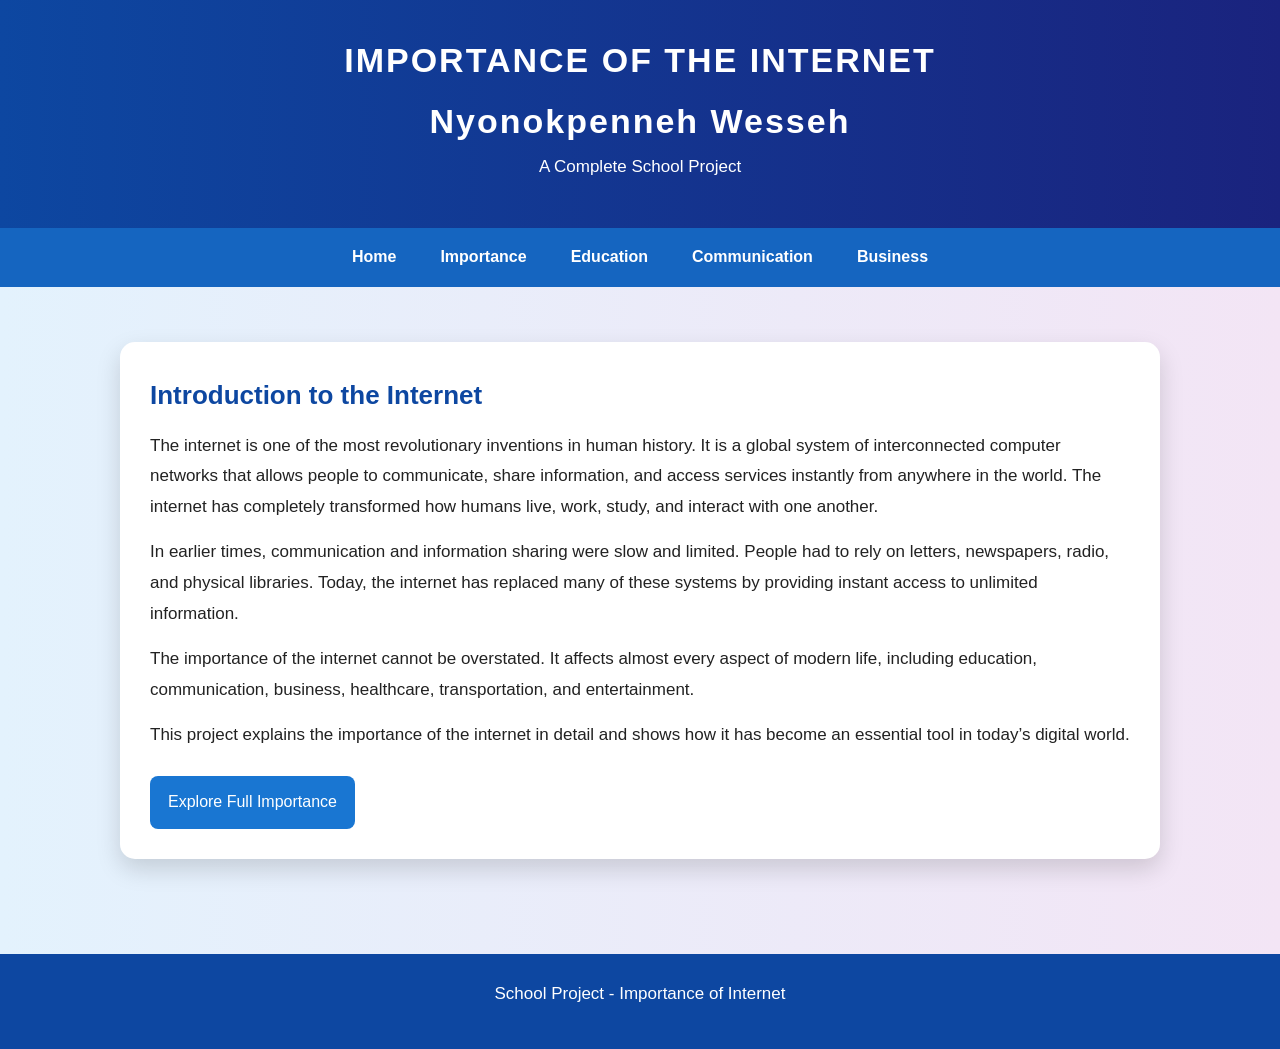
<file: index.html>
<!DOCTYPE html>
<html>
<head>
    <title>Importance of Internet - Home</title>
    <link rel="stylesheet" href="style.css">
</head>
<body>

<header>
    <h1>IMPORTANCE OF THE INTERNET</h1>
  <h1> Nyonokpenneh Wesseh</h1>
    <p>A Complete School Project</p>
</header>

<nav>
    <a href="index.html">Home</a>
    <a href="importance.html">Importance</a>
    <a href="education.html">Education</a>
    <a href="communication.html">Communication</a>
    <a href="business.html">Business</a>
</nav>

<div class="container">

    <div class="card">
        <h2>Introduction to the Internet</h2>
        <p>
            The internet is one of the most revolutionary inventions in human history. It is a global system of
            interconnected computer networks that allows people to communicate, share information, and access
            services instantly from anywhere in the world. The internet has completely transformed how humans live,
            work, study, and interact with one another.
        </p>

        <p>
            In earlier times, communication and information sharing were slow and limited. People had to rely on
            letters, newspapers, radio, and physical libraries. Today, the internet has replaced many of these
            systems by providing instant access to unlimited information.
        </p>

        <p>
            The importance of the internet cannot be overstated. It affects almost every aspect of modern life,
            including education, communication, business, healthcare, transportation, and entertainment.
        </p>

        <p>
            This project explains the importance of the internet in detail and shows how it has become an essential
            tool in today’s digital world.
        </p>

        <a class="btn" href="importance.html">Explore Full Importance</a>
    </div>

</div>

<footer>
    <p>School Project - Importance of Internet</p>
</footer>

</body>
</html>
</file>
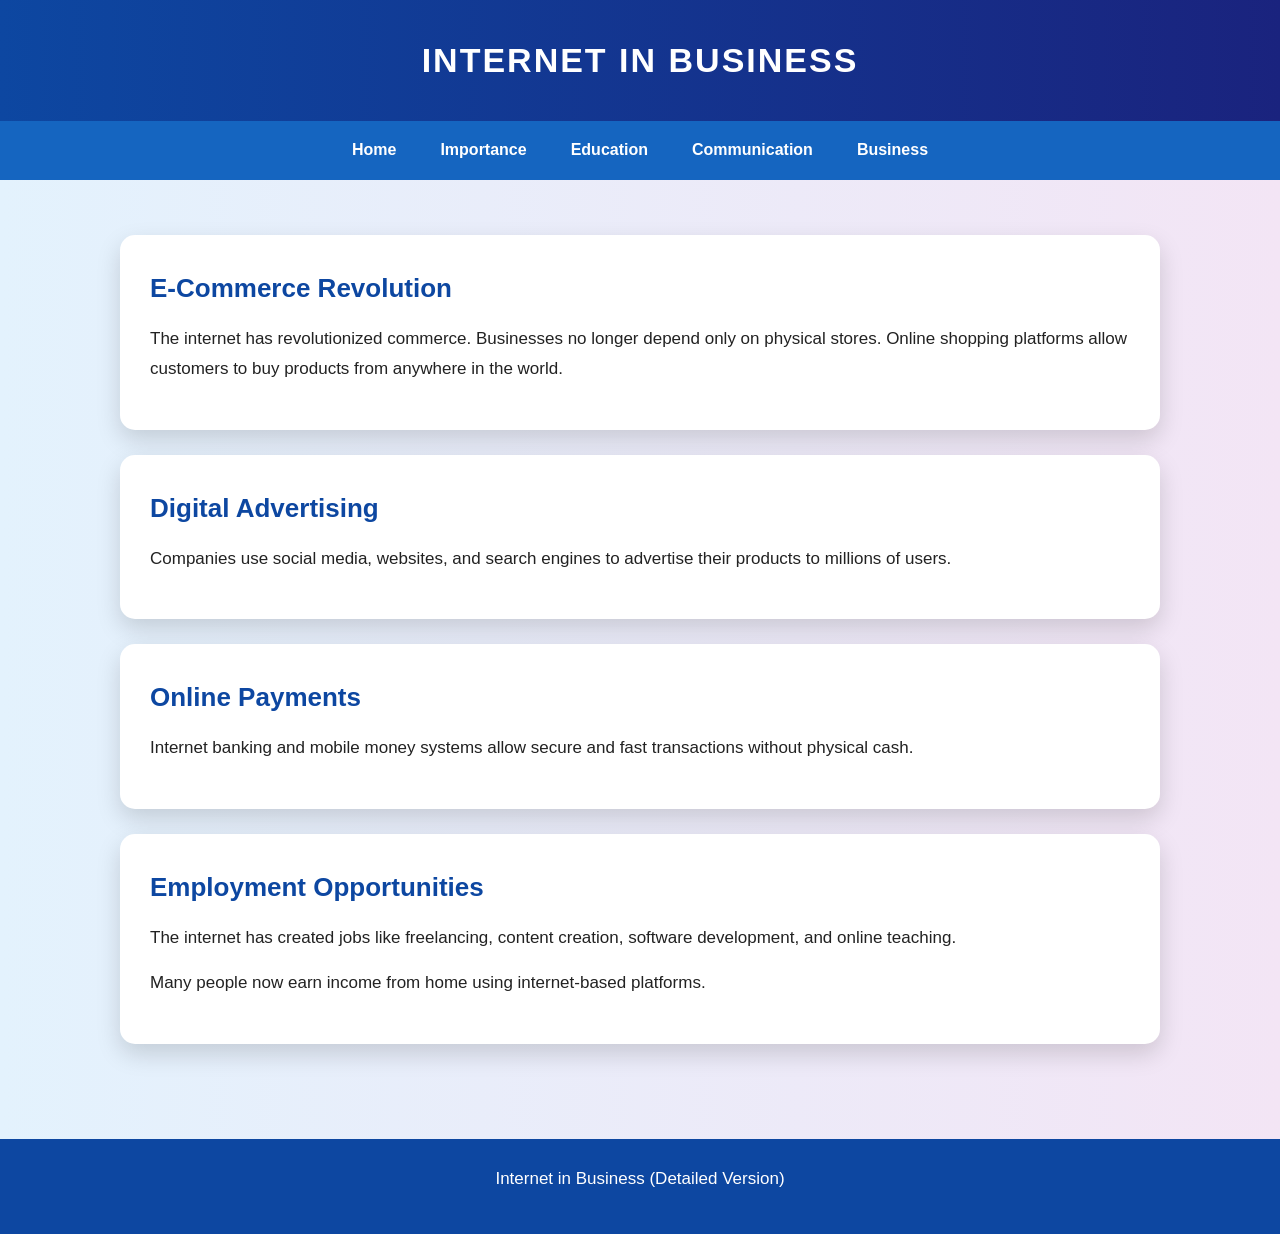
<file: business.html>
<!DOCTYPE html>
<html>
<head>
    <title>Internet in Business</title>
    <link rel="stylesheet" href="style.css">
</head>
<body>

<header>
    <h1>INTERNET IN BUSINESS</h1>
</header>

<nav>
    <a href="index.html">Home</a>
    <a href="importance.html">Importance</a>
    <a href="education.html">Education</a>
    <a href="communication.html">Communication</a>
    <a href="business.html">Business</a>
</nav>

<div class="container">

    <div class="card">
        <h2>E-Commerce Revolution</h2>
        <p>
            The internet has revolutionized commerce. Businesses no longer depend only on physical stores.
            Online shopping platforms allow customers to buy products from anywhere in the world.
        </p>
    </div>

    <div class="card">
        <h2>Digital Advertising</h2>
        <p>
            Companies use social media, websites, and search engines to advertise their products to millions of users.
        </p>
    </div>

    <div class="card">
        <h2>Online Payments</h2>
        <p>
            Internet banking and mobile money systems allow secure and fast transactions without physical cash.
        </p>
    </div>

    <div class="card">
        <h2>Employment Opportunities</h2>
        <p>
            The internet has created jobs like freelancing, content creation, software development, and online teaching.
        </p>
        <p>
            Many people now earn income from home using internet-based platforms.
        </p>
    </div>

</div>

<footer>
    <p>Internet in Business (Detailed Version)</p>
</footer>

</body>
</html>
</file>
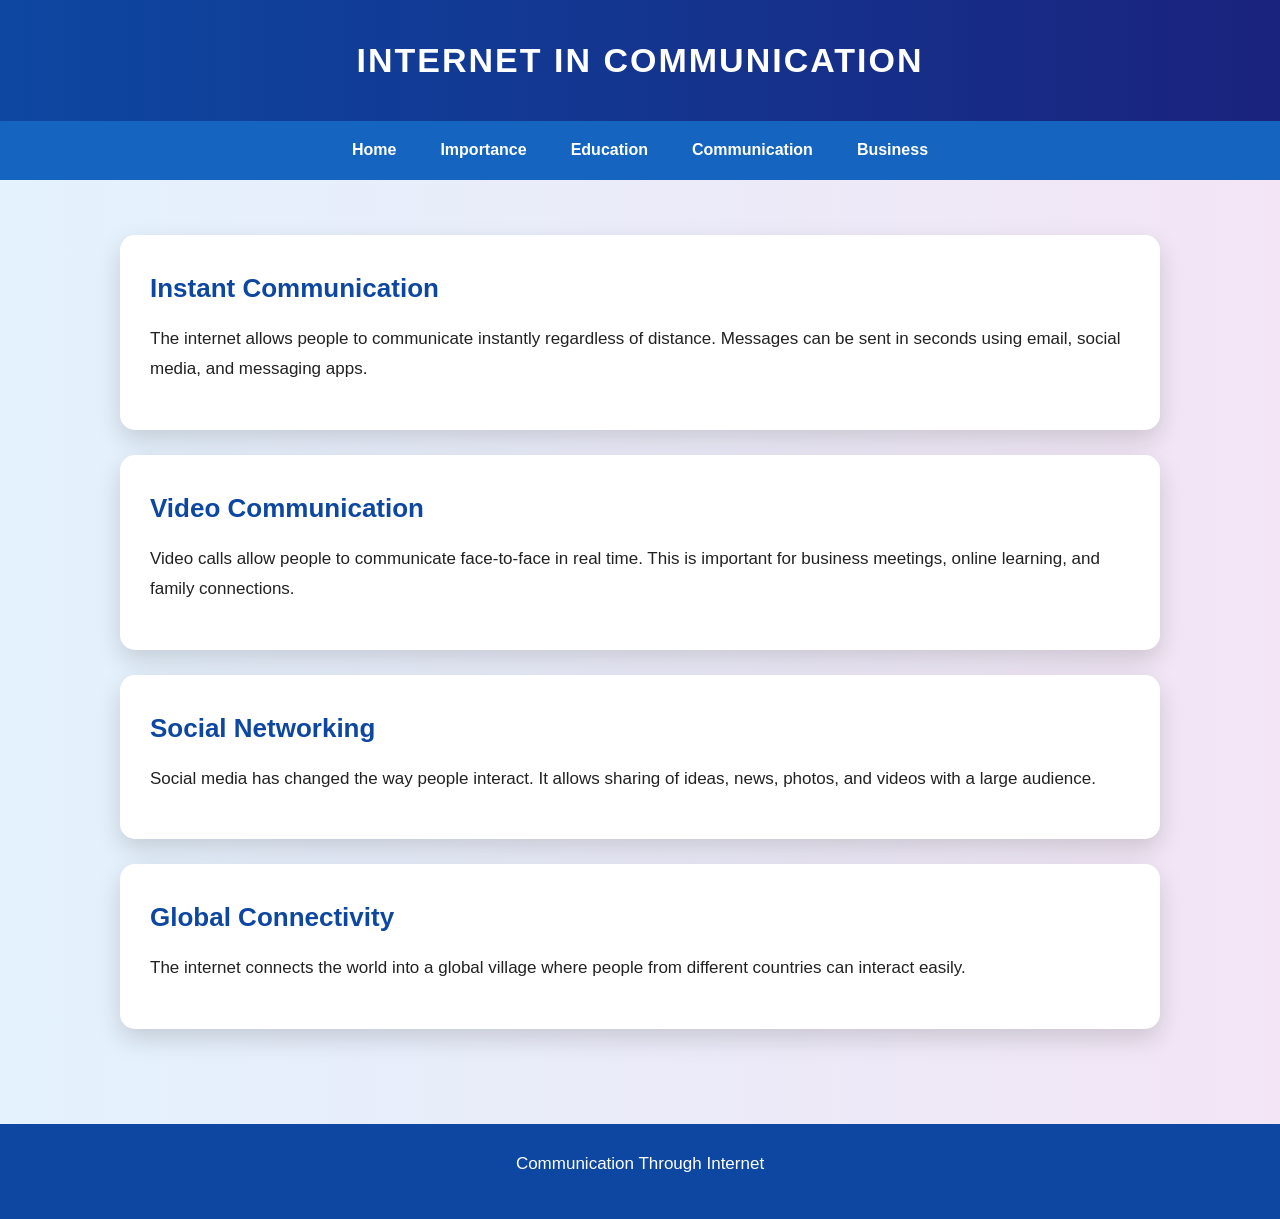
<file: communication.html>
<!DOCTYPE html>
<html>
<head>
    <title>Internet in Communication</title>
    <link rel="stylesheet" href="style.css">
</head>
<body>

<header>
    <h1>INTERNET IN COMMUNICATION</h1>
</header>

<nav>
    <a href="index.html">Home</a>
    <a href="importance.html">Importance</a>
    <a href="education.html">Education</a>
    <a href="communication.html">Communication</a>
    <a href="business.html">Business</a>
</nav>

<div class="container">

    <div class="card">
        <h2>Instant Communication</h2>
        <p>
            The internet allows people to communicate instantly regardless of distance. Messages can be sent in
            seconds using email, social media, and messaging apps.
        </p>
    </div>

    <div class="card">
        <h2>Video Communication</h2>
        <p>
            Video calls allow people to communicate face-to-face in real time. This is important for business meetings,
            online learning, and family connections.
        </p>
    </div>

    <div class="card">
        <h2>Social Networking</h2>
        <p>
            Social media has changed the way people interact. It allows sharing of ideas, news, photos, and videos
            with a large audience.
        </p>
    </div>

    <div class="card">
        <h2>Global Connectivity</h2>
        <p>
            The internet connects the world into a global village where people from different countries can interact
            easily.
        </p>
    </div>

</div>

<footer>
    <p>Communication Through Internet</p>
</footer>

</body>
</html>
</file>
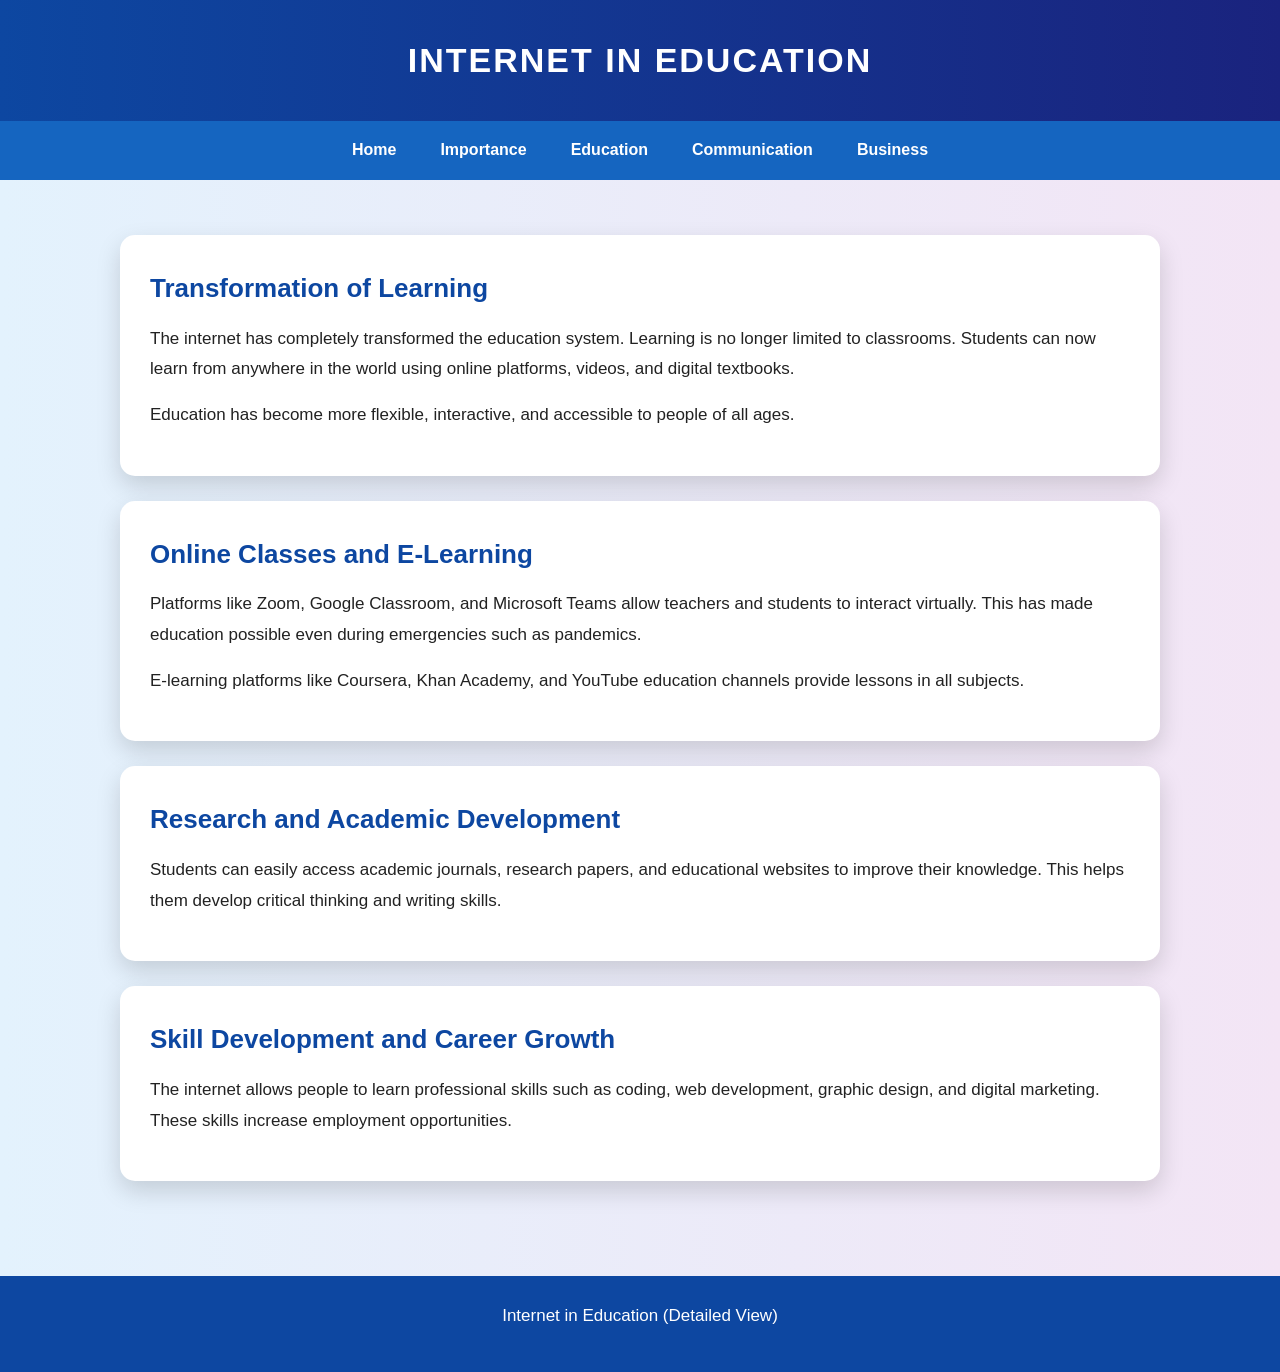
<file: education.html>
<!DOCTYPE html>
<html>
<head>
    <title>Internet in Education</title>
    <link rel="stylesheet" href="style.css">
</head>
<body>

<header>
    <h1>INTERNET IN EDUCATION</h1>
</header>

<nav>
    <a href="index.html">Home</a>
    <a href="importance.html">Importance</a>
    <a href="education.html">Education</a>
    <a href="communication.html">Communication</a>
    <a href="business.html">Business</a>
</nav>

<div class="container">

    <div class="card">
        <h2>Transformation of Learning</h2>
        <p>
            The internet has completely transformed the education system. Learning is no longer limited to classrooms.
            Students can now learn from anywhere in the world using online platforms, videos, and digital textbooks.
        </p>
        <p>
            Education has become more flexible, interactive, and accessible to people of all ages.
        </p>
    </div>

    <div class="card">
        <h2>Online Classes and E-Learning</h2>
        <p>
            Platforms like Zoom, Google Classroom, and Microsoft Teams allow teachers and students to interact
            virtually. This has made education possible even during emergencies such as pandemics.
        </p>
        <p>
            E-learning platforms like Coursera, Khan Academy, and YouTube education channels provide lessons in all
            subjects.
        </p>
    </div>

    <div class="card">
        <h2>Research and Academic Development</h2>
        <p>
            Students can easily access academic journals, research papers, and educational websites to improve their
            knowledge. This helps them develop critical thinking and writing skills.
        </p>
    </div>

    <div class="card">
        <h2>Skill Development and Career Growth</h2>
        <p>
            The internet allows people to learn professional skills such as coding, web development, graphic design,
            and digital marketing. These skills increase employment opportunities.
        </p>
    </div>

</div>

<footer>
    <p>Internet in Education (Detailed View)</p>
</footer>

</body>
</html>
</file>
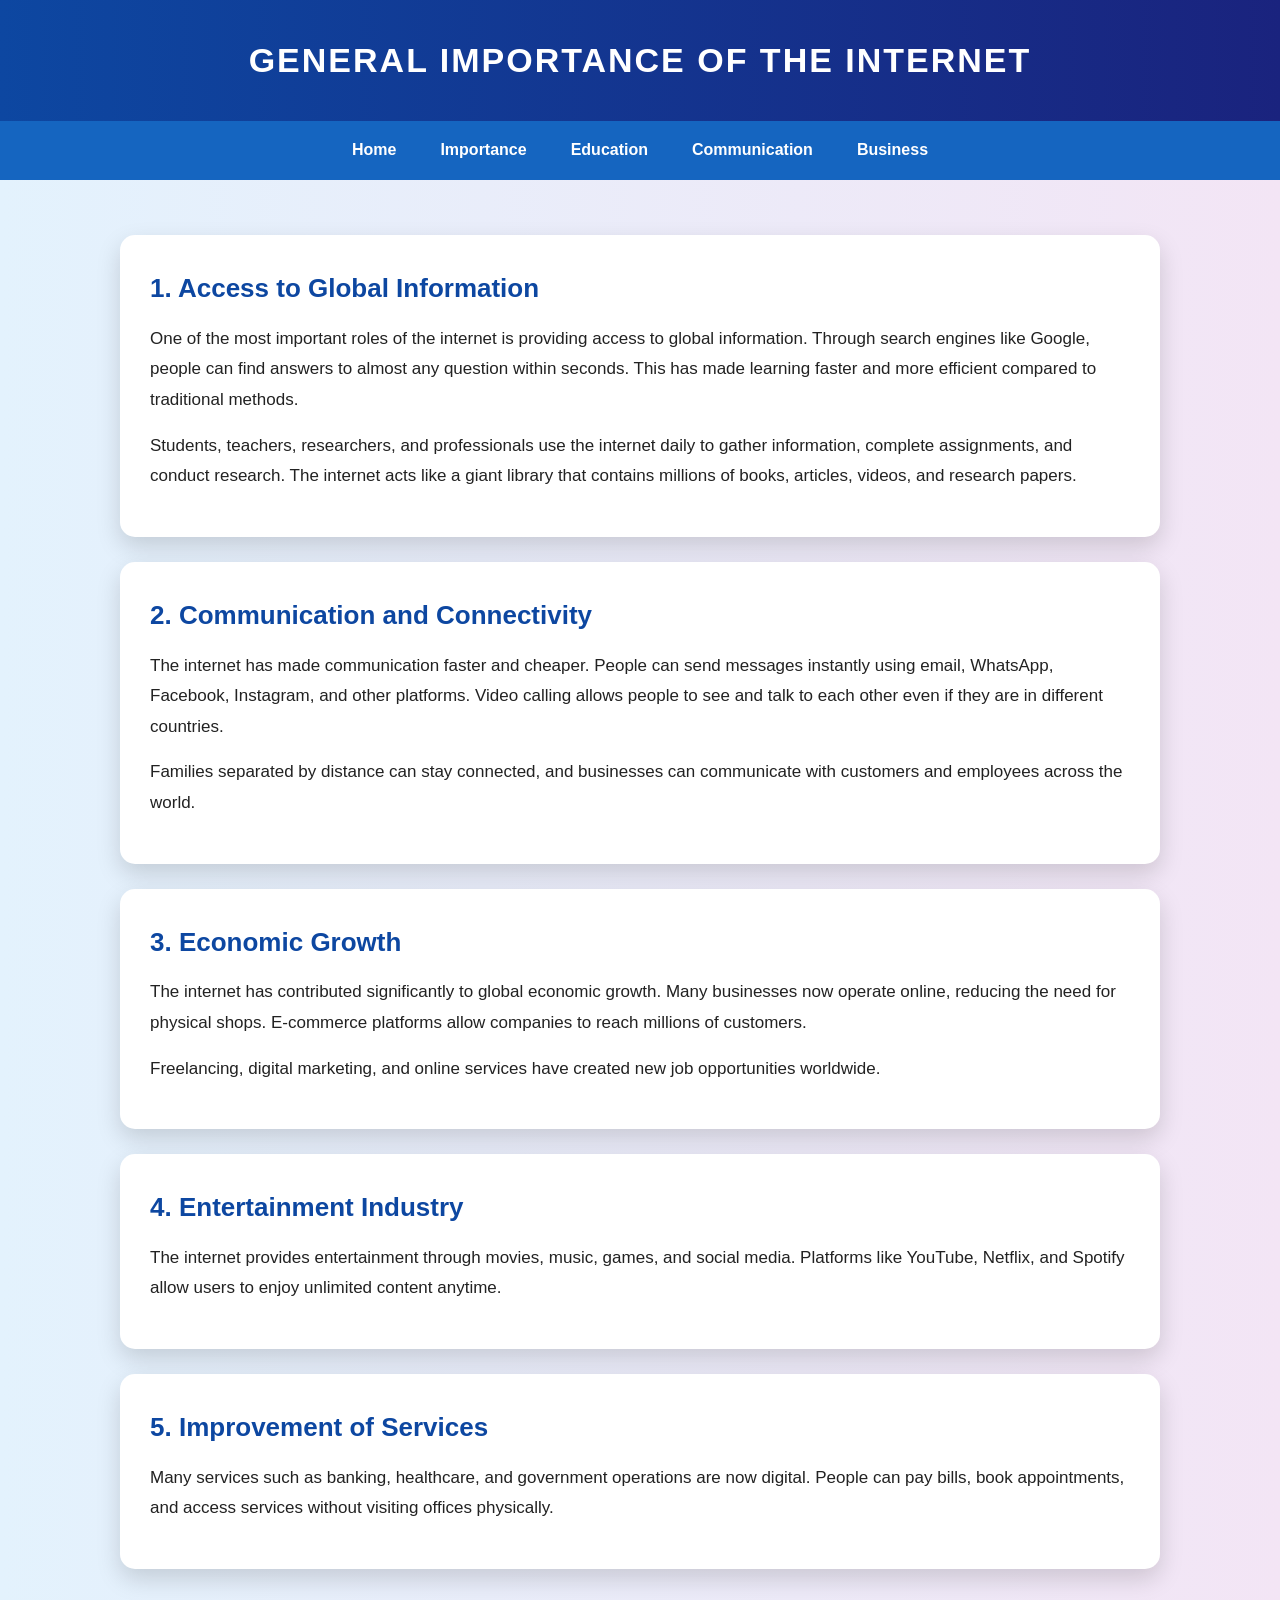
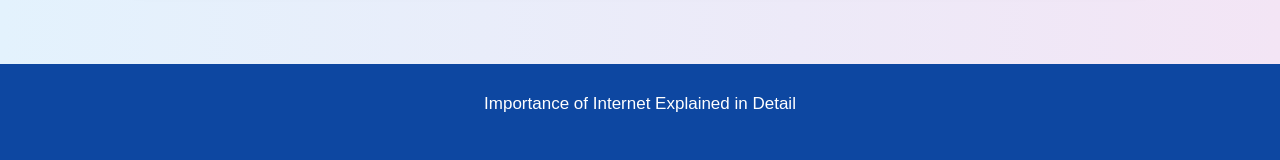
<file: importance.html>
<!DOCTYPE html>
<html>
<head>
    <title>Importance of Internet</title>
    <link rel="stylesheet" href="style.css">
</head>
<body>

<header>
    <h1>GENERAL IMPORTANCE OF THE INTERNET</h1>
</header>

<nav>
    <a href="index.html">Home</a>
    <a href="importance.html">Importance</a>
    <a href="education.html">Education</a>
    <a href="communication.html">Communication</a>
    <a href="business.html">Business</a>
</nav>

<div class="container">

    <div class="card">
        <h2>1. Access to Global Information</h2>
        <p>
            One of the most important roles of the internet is providing access to global information. Through search
            engines like Google, people can find answers to almost any question within seconds. This has made learning
            faster and more efficient compared to traditional methods.
        </p>
        <p>
            Students, teachers, researchers, and professionals use the internet daily to gather information,
            complete assignments, and conduct research. The internet acts like a giant library that contains millions
            of books, articles, videos, and research papers.
        </p>
    </div>

    <div class="card">
        <h2>2. Communication and Connectivity</h2>
        <p>
            The internet has made communication faster and cheaper. People can send messages instantly using email,
            WhatsApp, Facebook, Instagram, and other platforms. Video calling allows people to see and talk to each
            other even if they are in different countries.
        </p>
        <p>
            Families separated by distance can stay connected, and businesses can communicate with customers and
            employees across the world.
        </p>
    </div>

    <div class="card">
        <h2>3. Economic Growth</h2>
        <p>
            The internet has contributed significantly to global economic growth. Many businesses now operate online,
            reducing the need for physical shops. E-commerce platforms allow companies to reach millions of customers.
        </p>
        <p>
            Freelancing, digital marketing, and online services have created new job opportunities worldwide.
        </p>
    </div>

    <div class="card">
        <h2>4. Entertainment Industry</h2>
        <p>
            The internet provides entertainment through movies, music, games, and social media. Platforms like YouTube,
            Netflix, and Spotify allow users to enjoy unlimited content anytime.
        </p>
    </div>

    <div class="card">
        <h2>5. Improvement of Services</h2>
        <p>
            Many services such as banking, healthcare, and government operations are now digital. People can pay bills,
            book appointments, and access services without visiting offices physically.
        </p>
    </div>

</div>

<footer>
    <p>Importance of Internet Explained in Detail</p>
</footer>

</body>
</html>
</file>
<file: style.css>
*{
    margin:0;
    padding:0;
    box-sizing:border-box;
    font-family: 'Segoe UI', Tahoma, Geneva, Verdana, sans-serif;
}

body{
    background: linear-gradient(to right, #e3f2fd, #f3e5f5);
    color:#222;
    line-height:1.8;
}

/* HEADER */
header{
    background: linear-gradient(to right, #0d47a1, #1a237e);
    color:white;
    padding:30px;
    text-align:center;
}

header h1{
    font-size:34px;
    letter-spacing:2px;
}

/* NAVIGATION */
nav{
    display:flex;
    justify-content:center;
    flex-wrap:wrap;
    background:#1565c0;
}

nav a{
    padding:15px 22px;
    text-decoration:none;
    color:white;
    font-weight:bold;
    transition:0.3s;
}

nav a:hover{
    background:#0d47a1;
    border-radius:6px;
}

/* MAIN CONTAINER */
.container{
    max-width:1100px;
    margin:auto;
    padding:30px;
}

/* CARDS */
.card{
    background:white;
    padding:30px;
    margin:25px 0;
    border-radius:15px;
    box-shadow:0 10px 25px rgba(0,0,0,0.15);
}

h2{
    color:#0d47a1;
    margin-bottom:12px;
    font-size:26px;
}

p{
    margin-bottom:15px;
    font-size:17px;
}

/* FOOTER */
footer{
    background:#0d47a1;
    color:white;
    text-align:center;
    padding:25px;
    margin-top:40px;
}

/* BUTTON */
.btn{
    display:inline-block;
    padding:12px 18px;
    background:#1976d2;
    color:white;
    text-decoration:none;
    border-radius:8px;
    margin-top:10px;
}

.btn:hover{
    background:#0d47a1;
}
</file>
